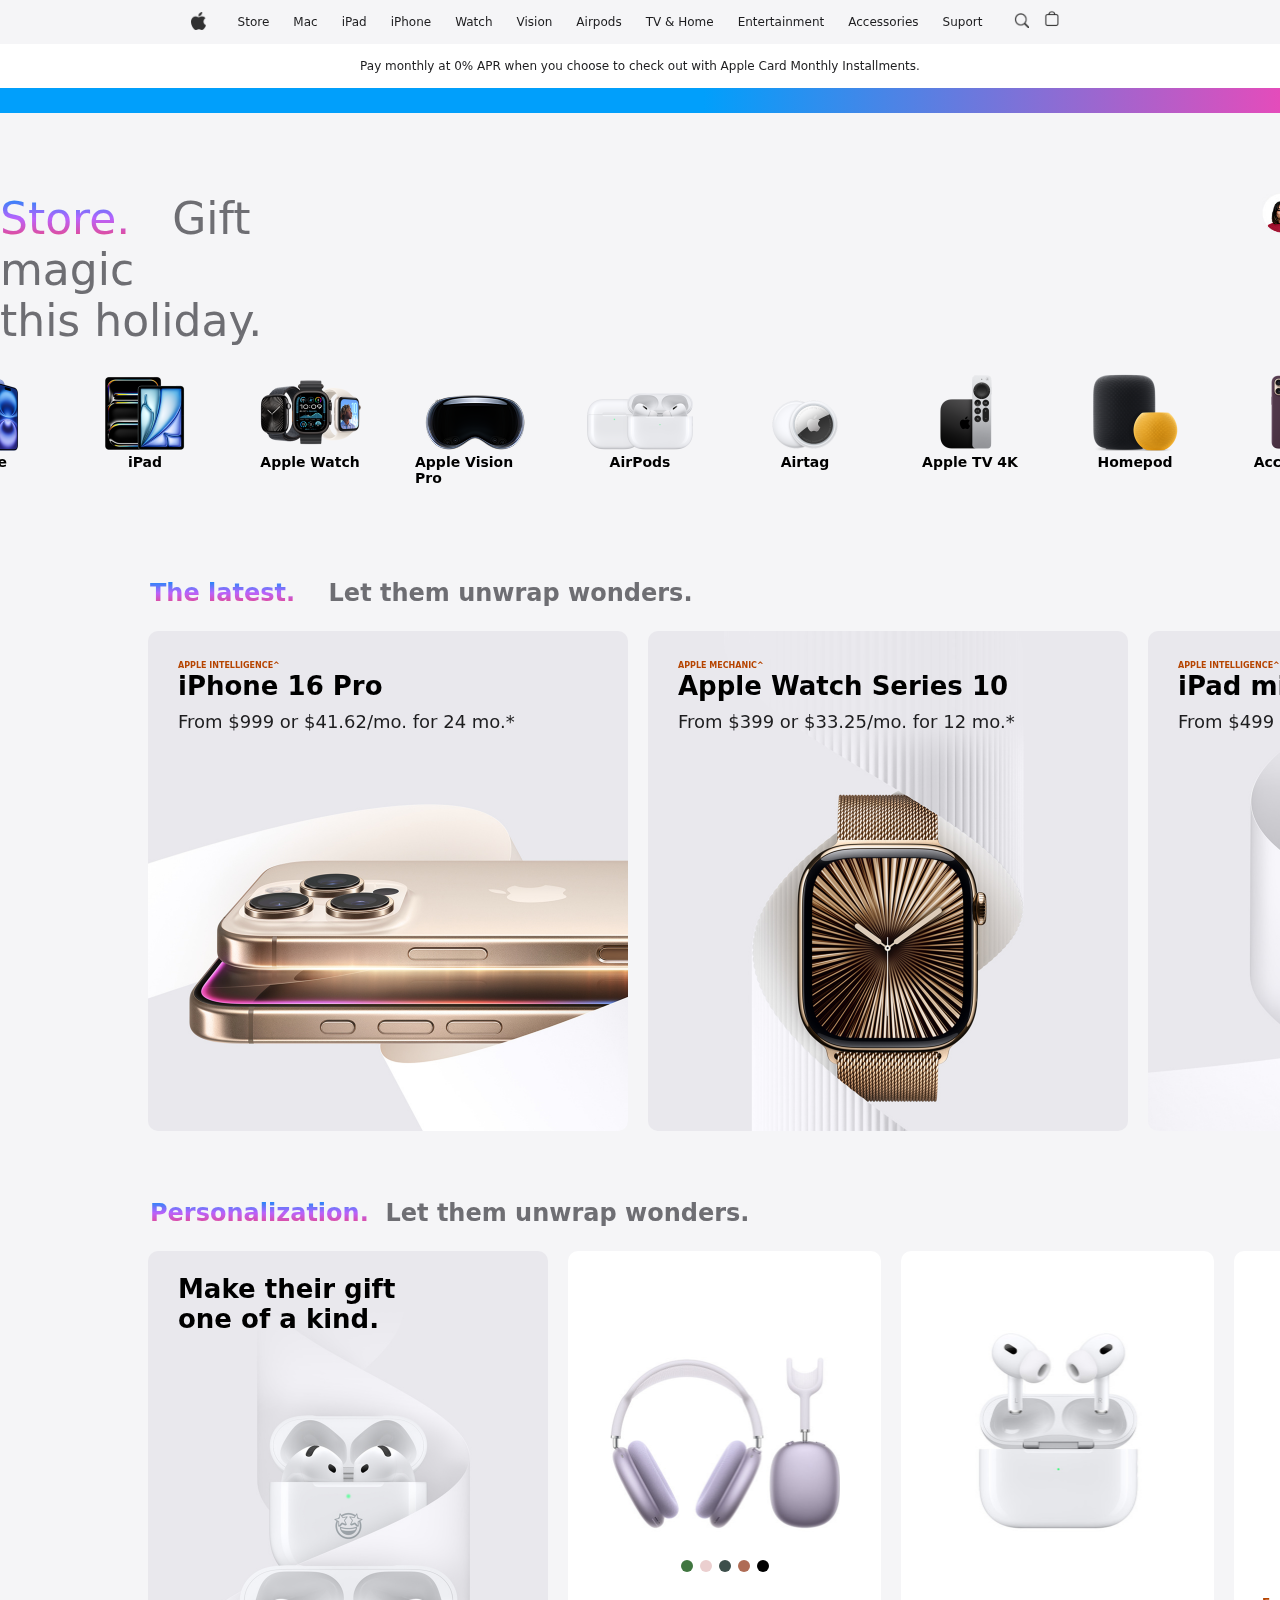
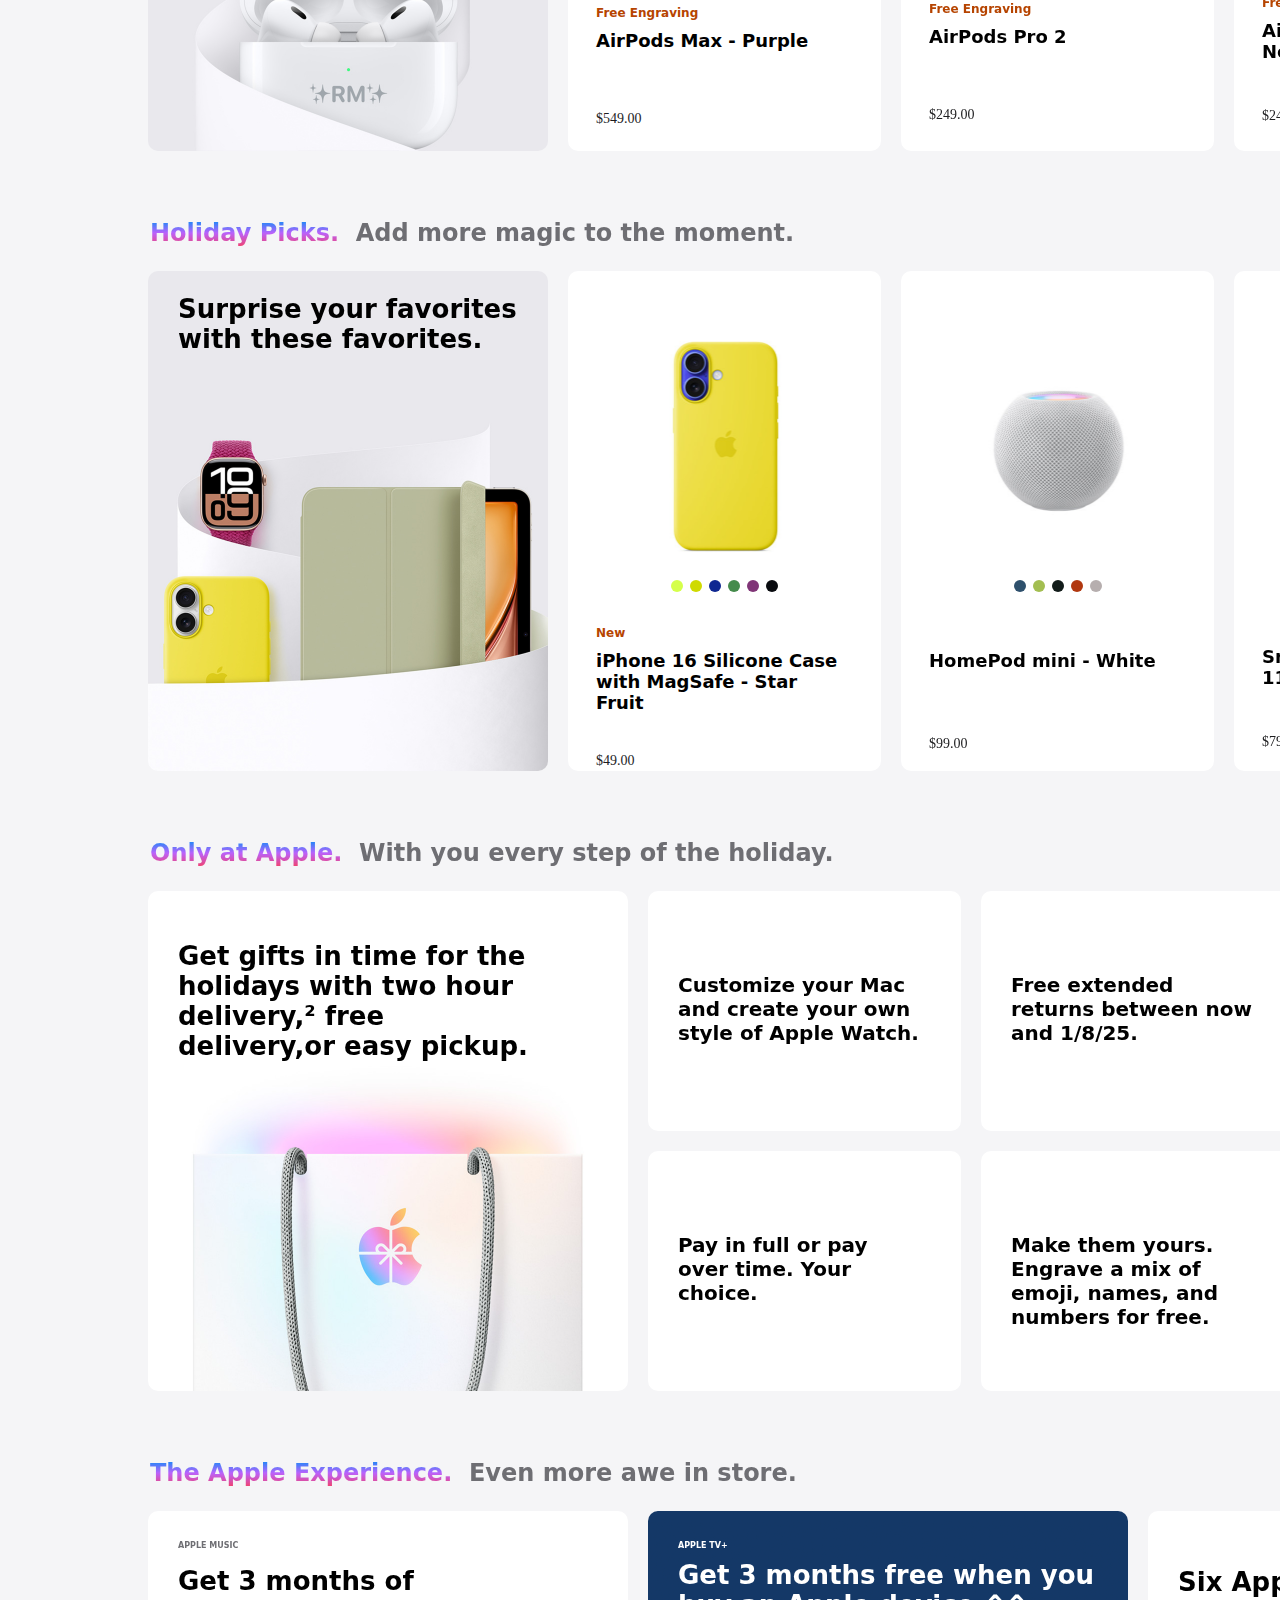
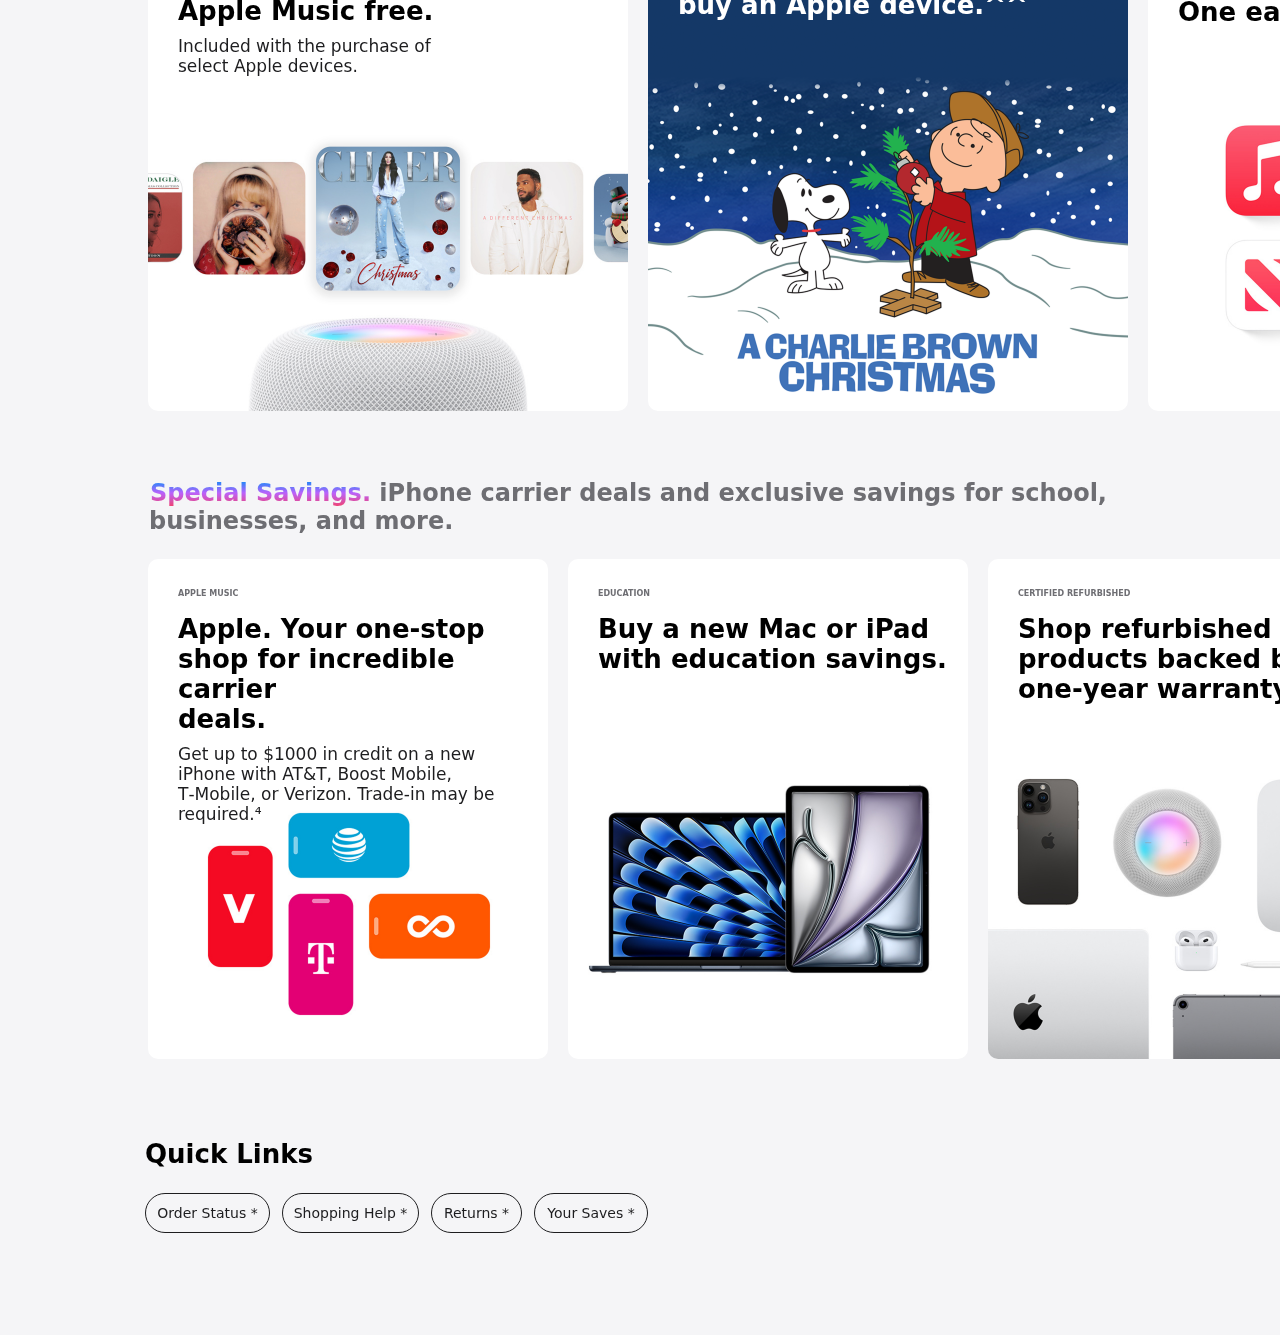
<file: index2.html>
<!DOCTYPE html>
<html lang="en">
  <head>
    <meta charset="UTF-8" />
    <meta name="viewport" content="width=device-width, initial-scale=1.0" />
    <title>project21</title>
    <link rel="stylesheet" href="style22.css" />
  </head>
  <body style="margin: 0; background-color: #f5f5f7">
    <div class="back1 back2 back3">
      <a href="index.html">
        <button class="appleicon">
          <img
            src="orgiloo.png"
            alt="item"
            style="object-fit: cover"
            class="zuraag3"
          /></button
      ></a>
      <button class="text">Store</button>
      <button class="text">Mac</button>
      <button class="text">iPad</button>
      <button class="text">iPhone</button>
      <button class="text">Watch</button>
      <button class="text">Vision</button>
      <button class="text">Airpods</button>
      <button class="text">TV & Home</button>
      <button class="text">Entertainment</button>
      <button class="text">Accessories</button>
      <button class="text">Suport</button>

      <div class="slider">
        <button class="appleicon">
          <img
            src="orgil.png"
            alt="search"
            style="object-fit: cover"
            class="zuraag111"
          />
        </button>
        <a href="index.html"
          ><button class="appleicon">
            <img src="orig.png" alt="item" class="zuraag2" /></button></a
        ><a href="index2.html"
          ><button class="appleicon">
            <img src="hoerzuraas.png" alt="zuraas" class="zuraag" /></button
        ></a>
      </div>
    </div>

    <div class="back12 back11">
      <p class="text">
        Pay monthly at 0% APR when you choose to check out with Apple Card
        Monthly Installments.
      </p>
    </div>

    <div class="pda1"></div>

    <div class="harmaf">
      <div class="harmaf1">
        <p class="ongoguu">
          <span class="ongot"> Store.</span>&nbsp;&nbsp;&nbsp;Gift magic
          this holiday.
        </p>
        <div class="haagii">
          <div class="endoo">
            <img src="hudaldagch.png" alt="hudaldagch" class="huugiii" />
          </div>
          <div class="suldee">
            <p class="baayaa">Need shopping help?</p>
            <button class="deku">Ask a Specialist</button>
          </div>
          <div class="suldee suldee2">
            <p class="baayaa">Visit an Apple Store</p>
            <button class="deku">Find one near you ></button>
          </div>
        </div>
      </div>
    </div>
    <div class="ireedui">
      <div class="chija">
        <img src="store-card-13-mac-nav-202410.png" alt="Mac" class="ochko" />
        <p class="shaazgai">Mac</p>
      </div>
      <div class="chija">
        <img
          src="store-card-13-iphone-nav-202409_GEO_US.png"
          alt="iii"
          class="ochko"
        />
        <p class="shaazgai">iPhone</p>
      </div>
      <div class="chija">
        <img src="store-card-13-ipad-nav-202405.png" alt="iPad" class="ochko" />
        <p class="shaazgai">iPad</p>
      </div>
      <div class="chija">
        <img
          src="store-card-13-watch-nav-202409.png"
          alt="Watch"
          class="ochko"
        />
        <p class="shaazgai">Apple Watch</p>
      </div>
      <div class="chija">
        <img
          src="store-card-13-vision-pro-nav-202401.png"
          alt="Vision"
          class="ochko"
        />
        <p class="shaazgai">Apple Vision Pro</p>
      </div>
      <div class="chija">
        <img
          src="store-card-13-airpods-nav-202409.png"
          alt="Airpods"
          class="ochko"
        />
        <p class="shaazgai">AirPods</p>
      </div>
      <div class="chija">
        <img
          src="store-card-13-airtags-nav-202108.png"
          alt="airtag"
          class="ochko"
        />
        <p class="shaazgai">Airtag</p>
      </div>
      <div class="chija">
        <img
          src="store-card-13-appletv-nav-202210.png"
          alt="TV"
          class="ochko"
        />
        <p class="shaazgai">Apple TV 4K</p>
      </div>
      <div class="chija">
        <img
          src="store-card-13-homepod-nav-202301.png"
          alt="Home"
          class="ochko"
        />
        <p class="shaazgai">Homepod</p>
      </div>
      <div class="chija">
        <img
          src="store-card-13-accessories-nav-202409 (1).png"
          alt="Accessories"
          class="ochko"
        />
        <p class="shaazgai">Accessories</p>
      </div>
      <div class="chija">
        <img
          src="store-card-13-holiday-giftcards-asit-agc-nav-202111 (1).png"
          alt="Gift"
          class="ochko"
        />
        <p class="shaazgai">Apple Gift Card</p>
      </div>
    </div>
    <div class="eba">
      <p class="ebo">
        <span class="ebo1 ebo">The latest.</span>&nbsp;&nbsp;&nbsp; Let them
        unwrap wonders.
      </p>
      <div class="haryaa">
        <div class="harkue">
          <img src="utas.png" alt="utas" class="esui" />
          <p class="daalaa1">APPLE INTELLIGENCE^</p>
          <span class="daalaa2">iPhone 16 Pro</span>
          <span class="daalaa3">From $999 or $41.62/mo. for 24 mo.*</span>
        </div>

        <div class="harkue">
          <img src="tsag.png" alt="tsag" class="esui" />
          <p class="daalaa1">APPLE MECHANIC^</p>
          <span class="daalaa2">Apple Watch Series 10</span>
          <span class="daalaa3">From $399 or $33.25/mo. for 12 mo.*</span>
        </div>

        <div class="harkue">
          <img src="zigzag.png" alt="zigzag" class="esui" />
          <p class="daalaa1">APPLE INTELLIGENCE^</p>
          <span class="daalaa2">iPad mini</span>
          <span class="daalaa3">From $499 or $41.58/mo. for 12 mo.*</span>
        </div>
        <div class="harkue">
          <img src="harkaaw.png" alt="harkaaw" class="esui" />
          <p class="daalaa1">APPLE INTELLIGENCE^</p>
          <span class="daalaa2">MacBook Pro</span>
          <span class="daalaa3">From $1599 or $133.25/mo. for 36 mo.*</span>
        </div>
        <div class="harkue">
          <img src="hartsag.png" alt="hartsag" class="esui" />
          <p class="daalaa1">New finish. Never quit</p>
          <span class="daalaa2" style="color: white">Apple Watch Ultra 2</span>
          <span class="daalaa3" style="color: white"
            >From $799 or $6658/mo. for 12 mo.*</span
          >
        </div>
      </div>
    </div>
    <div class="eba">
      <p class="ebo">
        <span class="ebo1 ebo">Personalization.</span>&nbsp; Let them
        unwrap wonders.
      </p>
      <div class="haryaa">
        <div class="haraldii2">
          <img src="ehlel.png" alt="ehlel" class="esui3" />
          <p class="oooo">
            Make their gift <br />
            one of a kind.
          </p>
        </div>
        <div class="haraldii">
          <img src="max.png" alt="max" class="esui2" />
          <div class="joo">
            <div class="jojo" style="background-color: rgb(64, 118, 64)"></div>
            <div
              class="jojo"
              style="background-color: rgb(235, 207, 207)"
            ></div>
            <div class="jojo" style="background-color: rgb(61, 79, 75)"></div>
            <div class="jojo" style="background-color: rgb(175, 108, 85)"></div>
            <div class="jojo" style="background-color: rgb(0, 0, 0)"></div>
          </div>
          <div class="novsh">
            <p class="hamar1">Free Engraving</p>
            <span class="hamar2">AirPods Max - Purple</span>
            <span class="hamar3">$549.00</span>
          </div>
        </div>
        <div class="haraldii">
          <img src="pro2.png" alt="pro2" class="esui2" />
          <div class="novsh">
            <p class="hamaar1">Free Engraving</p>
            <span class="hamaar2">AirPods Pro 2</span>
            <span class="hamaar3">$249.00</span>
          </div>
        </div>
        <div class="haraldii">
          <img src="pto4.png" alt="pto4" class="esui2" />
          <div class="novsh">
            <p class="hamaar1" style="padding-top: 50px">Free Engraving</p>
            <span class="hamaar2"
              >AirPods 4 with Active Noise Cancellation</span
            >
            <span class="hamaar3" style="padding-top: 46px">$249.00</span>
          </div>
        </div>
        <div class="haraldii">
          <img src="MX2D3.png" alt="bal" class="esui2" />
          <div class="novsh">
            <p class="hamaar1" style="padding-top: 45px">New</p>
            <span class="hamaar2">Apple Pencil Pro</span>
            <span class="hamaar3" style="padding-top: 70px">$49.00</span>
          </div>
        </div>
        <div class="haraldii">
          <img src="iphonee.png" alt="eeii" class="esui2" />
          <div class="novsh">
            <p class="hamaar1" style="padding-top: 45px">Free Engraving</p>
            <span class="hamaar2">AirPods Pro 2</span>
            <span class="hamaar3" style="padding-top: 70px">$249.00</span>
          </div>
        </div>
        <div class="haraldii">
          <img src="harsogii.png" alt="haagii" class="esui2" />
          <div class="novsh">
            <p class="hamaar1" style="padding-top: 45px">Free Engraving</p>
            <span class="hamaar2">AirPods Pro 2</span>
            <span class="hamaar3" style="padding-top: 70px">$249.00</span>
          </div>
        </div>
      </div>
    </div>
    <div class="eba">
      <p class="ebo">
        <span class="ebo1 ebo">Holiday Picks.</span>&nbsp; Add more magic to the
        moment.
      </p>
      <div class="haryaa">
        <div class="haraldii2">
          <img src="ongoroo.png" alt="ongoroo" class="esui3" />
          <p class="oooo">Surprise your favorites with these favorites.</p>
        </div>
        <div class="haraldii">
          <img src="hoershar.png" alt="hoer" class="esui2" />
          <div class="joo">
            <div class="jojo" style="background-color: rgb(213, 255, 75)"></div>
            <div class="jojo" style="background-color: rgb(207, 218, 0)"></div>
            <div class="jojo" style="background-color: rgb(15, 39, 145)"></div>
            <div class="jojo" style="background-color: rgb(69, 139, 76)"></div>
            <div class="jojo" style="background-color: rgb(128, 53, 119)"></div>
            <div class="jojo" style="background-color: rgb(9, 11, 15)"></div>
          </div>
          <div class="novsh">
            <p class="hamar1">New</p>
            <span class="hamar2"
              >iPhone 16 Silicone Case with MagSafe - Star Fruit</span
            >
            <span class="hamar3" style="padding-top: 40px">$49.00</span>
          </div>
        </div>
        <div class="haraldii">
          <img src="speaker.png" alt="speaker" class="esui2" />
          <div class="joo">
            <div class="jojo" style="background-color: rgb(46, 80, 108)"></div>
            <div class="jojo" style="background-color: rgb(163, 190, 81)"></div>
            <div class="jojo" style="background-color: rgb(18, 28, 26)"></div>
            <div class="jojo" style="background-color: rgb(177, 56, 16)"></div>
            <div
              class="jojo"
              style="background-color: rgb(182, 174, 174)"
            ></div>
          </div>
          <div class="novsh">
            <span class="hamar2" style="padding-top: 44px"
              >HomePod mini - White</span
            >
            <span class="hamar3" style="padding-top: 64.5px">$99.00</span>
          </div>
        </div>
        <div class="haraldii">
          <img src="chanogoon.png" alt="chanogoon" class="esui2" />
          <div class="joo">
            <div class="jojo" style="background-color: rgb(131, 89, 107)"></div>
            <div
              class="jojo"
              style="background-color: rgb(235, 207, 207)"
            ></div>
            <div class="jojo" style="background-color: rgb(61, 79, 75)"></div>
            <div class="jojo" style="background-color: rgb(175, 108, 85)"></div>
          </div>
          <div class="novsh">
            <span class="hamar2" style="padding-top: 39.5px"
              >Smart Folio for iPad Air 11 - inch (M2) - Sage</span
            >
            <span class="hamar3" style="padding-top: 46.5px">$79.00</span>
          </div>
        </div>
        <div class="haraldii">
          <img src="tseegii.png" alt="tseegii" class="esui2" />
          <div class="joo">
            <div class="jojo" style="background-color: rgb(61, 79, 75)"></div>
            <div class="jojo" style="background-color: rgb(175, 108, 85)"></div>
            <div class="jojo" style="background-color: rgb(0, 0, 0)"></div>
          </div>
          <div class="novsh">
            <p class="hamar1" style="padding-top: 13px">New</p>
            <span class="hamar2" style="padding-top: 8px"
              >Beats Solo 4 - On-Ear Wireless Headphones - Slate Blue</span
            >
            <span class="hamar3" style="padding-top: 32px">$79.00</span>
          </div>
        </div>
        <div class="haraldii">
          <img src="magic.png" alt="magic" class="esui2" />
          <div class="joo">
            <div
              class="jojo"
              style="background-color: rgb(210, 198, 194)"
            ></div>
            <div class="jojo" style="background-color: rgb(0, 0, 0)"></div>
          </div>
          <div class="novsh">
            <p class="hamar1" style="padding-top: 14px">Only at Apple</p>
            <span class="hamar2" style="padding-top: 6px">Magic Mouse</span>
            <span class="hamar3" style="padding-top: 77px">$149.00</span>
          </div>
        </div>
        <div class="haraldii">
          <img src="davhar.png" alt="davhar" class="esui2" />
          <div class="joo">
            <div class="jojo" style="background-color: rgb(64, 118, 64)"></div>
            <div
              class="jojo"
              style="background-color: rgb(235, 207, 207)"
            ></div>
            <div class="jojo" style="background-color: rgb(61, 79, 75)"></div>
            <div class="jojo" style="background-color: rgb(175, 108, 85)"></div>
            <div class="jojo" style="background-color: rgb(0, 0, 0)"></div>
          </div>
          <div class="novsh">
            <p class="hamar1" style="padding-top: 14px">Only at Apple</p>
            <span class="hamar2" style="padding-top: 6px"
              >Satechi Magnetic Wallet Stand (MagSafe compatible) - Deep
              Purple/Teal</span
            >
            <span class="hamar3" style="padding-top: 35px">$39.95</span>
          </div>
        </div>
      </div>
    </div>
    <div class="eba">
      <p class="ebo">
        <span class="ebo1 ebo">Only at Apple.</span>&nbsp;&nbsp;With you every
        step of the holiday.
      </p>
      <div class="haryaa">
        <div class="harkue">
          <img src="tsunh.png" alt="tsunh" class="esui" />

          <p class="daalaa2" style="padding-top: 50px; padding-left: 30px">
            Get gifts in time for the <br />
            holidays with two hour <br />
            delivery,² free <br />
            delivery,or easy pickup.
          </p>
        </div>

        <div class="gachin1">
          <div class="gachin11">
            <span class="daalaa2" style="font-size: 20px; padding-top: 82px"
              >Customize your Mac <br />
              and create your own <br />
              style of Apple Watch.
            </span>
          </div>
          <div class="gachin11">
            <span class="daalaa2" style="font-size: 20px; padding-top: 82px"
              >Pay in full or pay <br />
              over time. Your <br />
              choice.
            </span>
          </div>
        </div>

        <div class="gachin1">
          <div class="gachin11">
            <span class="daalaa2" style="font-size: 20px; padding-top: 82px"
              >Free extended <br />
              returns between now <br />
              and 1/8/25.
            </span>
          </div>
          <div class="gachin11">
            <span class="daalaa2" style="font-size: 20px; padding-top: 82px"
              >Make them yours. <br />
              Engrave a mix of <br />
              emoji, names, and <br />
              numbers for free.
            </span>
          </div>
        </div>
        <div class="harkue">
          <img src="garuud.png" alt="tsag" class="esui" />
          <p class="daalaa1" style="color: #6e6e73; padding-bottom: 9px">
            APPLE TRADE IN
          </p>
          <span class="daalaa2"
            >Trade in your current <br />
            device. Get credit toward a <br />
            new one.³</span
          >
        </div>

        <div class="harkue">
          <img src="chichi.png" alt="chichi" class="esui" />
          <p class="daalaa1" style="color: #6e6e73; padding-bottom: 9px">
            Free Engraving
          </p>
          <span class="daalaa2">Make them yours.</span>
          <span class="daalaa3" style="font-size: 22px"
            >Engrave a mixof emoji, names, <br />
            and numbers for free.
          </span>
        </div>
        <div class="harkue">
          <img src="avganar.png" alt="avganar" class="esui" />

          <span
            class="daalaa2"
            style="color: black; padding-top: 50px; padding-left: 30px"
            >Apple Music Student Plan <br />
            comes with Apple+ <br />
            for free.^^</span
          >
          <span class="daalaa3" style="color: black"
            >Special student rate available.</span
          >
        </div>
      </div>
    </div>

    <div class="eba">
      <p class="ebo">
        <span class="ebo1 ebo">The Apple Experience.</span>&nbsp;&nbsp;Even more
        awe in store.
      </p>
      <div class="haryaa">
        <div class="harkue">
          <img src="ukana.png" alt="ukana1" class="esui" />
          <p class="daalaa1" style="color: #6e6e73; padding-bottom: 9px">
            APPLE MUSIC
          </p>

          <p class="daalaa2" style="padding-top: 7px; padding-left: 30px">
            Get 3 months of <br />
            Apple Music free.
          </p>
          <span class="daalaa3" style="font-size: 17px"
            >Included with the purchase of <br />
            select Apple devices.
          </span>
        </div>

        <div class="harkue">
          <img src="ukana2.png" alt="ukana2" class="esui" />
          <p class="daalaa1" style="color: #ffffff; padding-bottom: 9px">
            APPLE TV+
          </p>
          <span class="daalaa2" style="color: #ffffff">
            Get 3 months free when you <br />
            buy an Apple device.^^
          </span>
        </div>

        <div class="harkue">
          <img src="ukana3.png" alt="ukana3" class="esui" />

          <span class="daalaa2" style="padding-top: 56px"
            >Six Apple services. <br />
            One easy subscription.
          </span>
        </div>

        <div class="harkue">
          <img src="ukana4.png" alt="ukana4" class="esui" />
          <p
            class="daalaa1"
            style="color: #6e6e73; padding-bottom: 5px; font-size: 12px"
          >
            iCloud+
          </p>
          <span class="daalaa2"
            >Get the storage you need <br />
            and the privacy you <br />
            deserve. Upgrade your <br />
            plan today.***</span
          >
        </div>
        <div class="harkue">
          <img src="ukana5.png" alt="ukana5" class="esui" />
          <p
            class="daalaa1"
            style="color: #6e6e73; padding-bottom: 5px; font-size: 12px"
          >
            TODAY AT APPLE
          </p>

          <span
            class="daalaa2"
            style="color: black; padding-top: 5px; padding-left: 30px"
            >Explore Apple Intelligence</span
          >
          <span class="daalaa3" style="color: #1d1d1f"
            >Come try it for yourself in a free session at <br />
            the Apple Store</span
          >
        </div>
      </div>
    </div>
    <div class="eba" style="height: 600px">
      <p class="ebo">
        <span class="ebo1 ebo">Special Savings.</span>&nbsp;iPhone carrier deals
        and exclusive savings for school,<br />
        <span style="padding-left: 74px"> businesses, and more.</span>
      </p>
      <div class="haryaa">
        <div class="harkue77">
          <img src="v.png" alt="v1" class="harkue78" />
          <p class="daalaa1" style="color: #6e6e73; padding-bottom: 9px">
            APPLE MUSIC
          </p>
          <p class="daalaa2" style="padding-top: 7px; padding-left: 30px">
            Apple. Your one‑stop <br />
            shop for incredible carrier <br />
            deals.
          </p>
          <span class="daalaa3" style="font-size: 17px"
            >Get up to $1000 in credit on a new <br />
            iPhone with AT&T, Boost Mobile, <br />
            T‑Mobile, or Verizon. Trade‑in may be <br />
            required.⁴
          </span>
        </div>

        <div class="harkue77">
          <img src="v2.png" alt="v2" class="harkue78" />
          <p class="daalaa1" style="color: #6e6e73; padding-bottom: 9px">
            EDUCATION
          </p>
          <p class="daalaa2" style="padding-top: 7px; padding-left: 30px">
            Buy a new Mac or iPad <br />
            with education savings.
          </p>
        </div>
        <div class="harkue77">
          <img src="v3.png" alt="v3" class="harkue78" />
          <p class="daalaa1" style="color: #6e6e73; padding-bottom: 9px">
            CERTIFIED REFURBISHED
          </p>
          <p class="daalaa2" style="padding-top: 7px; padding-left: 30px">
            Shop refurbished Apple <br />
            products backed by a <br />
            one‑year warranty.
          </p>
        </div>
        <div class="harkue77">
          <img src="v5.png" alt="v5" class="harkue78" />
          <p class="daalaa1" style="color: #6e6e73; padding-bottom: 9px">
            APPLE EDUCATION COMMUNITY
          </p>
          <p class="daalaa2" style="padding-top: 7px; padding-left: 30px">
            Empowering teachers to <br />
            insoire students.
          </p>
          <span class="daalaa3" style="font-size: 17px"
            >Get free resources and fresh ideas for <br />
            teaching with Apple.
          </span>
        </div>
        <div class="harkue77">
          <img src="v4.png" alt="v4" class="harkue78" />
          <p class="daalaa1" style="color: #6e6e73; padding-bottom: 9px">
            BUSINESS
          </p>
          <p
            class="daalaa2"
            style="padding-top: 7px; padding-left: 30px; color: #ffffff"
          >
            From enterprise to <br />
            small business, we’ll <br />
            work with you.
          </p>
        </div>
        <div class="harkue77">
          <img src="v6.png" alt="v6" class="harkue78" />
          <p class="daalaa1" style="color: #ffffff; padding-bottom: 9px">
            APPLE FOR COLLEGE
          </p>
          <p
            class="daalaa2"
            style="padding-top: 7px; padding-left: 30px; color: #ffffff"
          >
            Best in class. <br />
            In college and beyond.
          </p>
          <span class="daalaa3" style="font-size: 17px; color: #ffffff"
            >Crush any field of study or side project with <br />
            Mac and iPad.
          </span>
        </div>
      </div>
    </div>
    <div class="ebara">
      <p class="papa">Quick Links</p>
      <div class="para">
        <button class="babara">Order Status *</button>
        <button class="babara" style="width: 137px">Shopping Help *</button>
        <button class="babara" style="width: 91px">Returns *</button>
        <button class="babara" style="width: 114px">Your Saves *</button>
      </div>
    </div>
  </body>
</html>
</file>
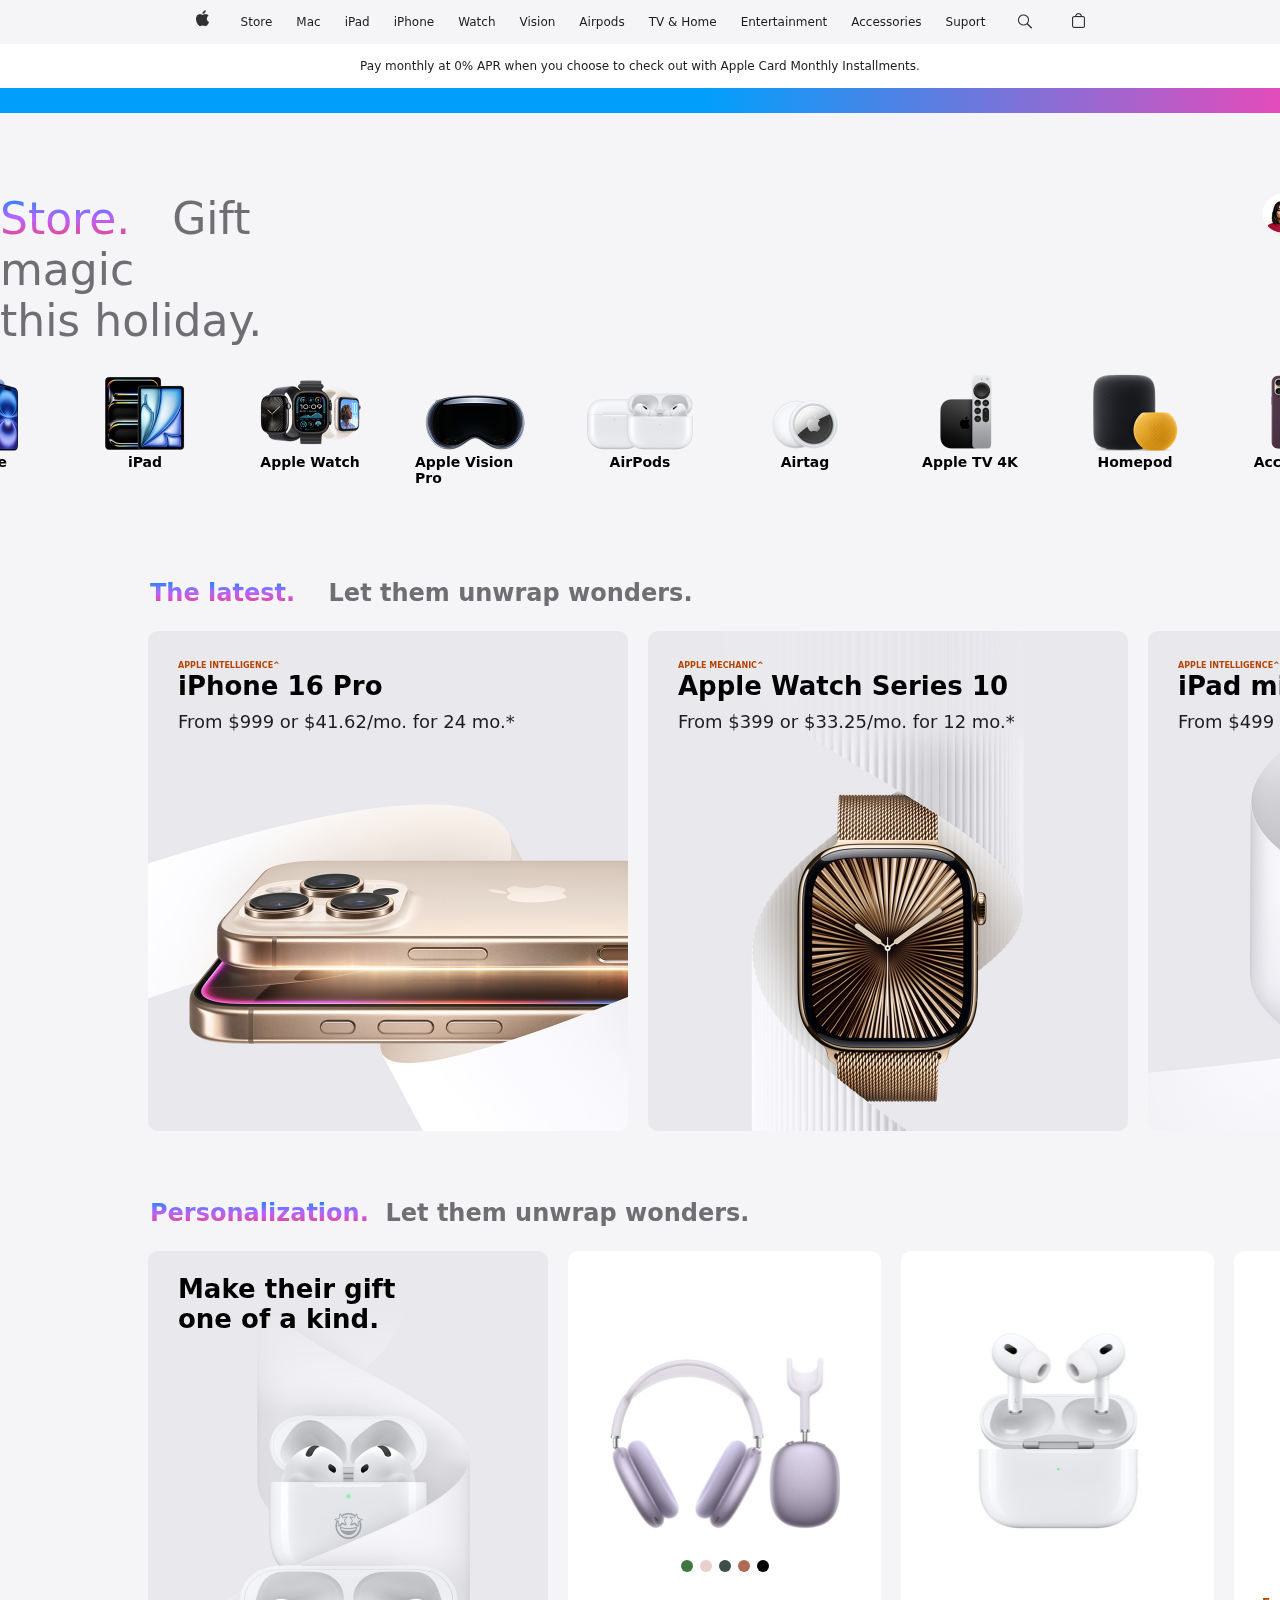
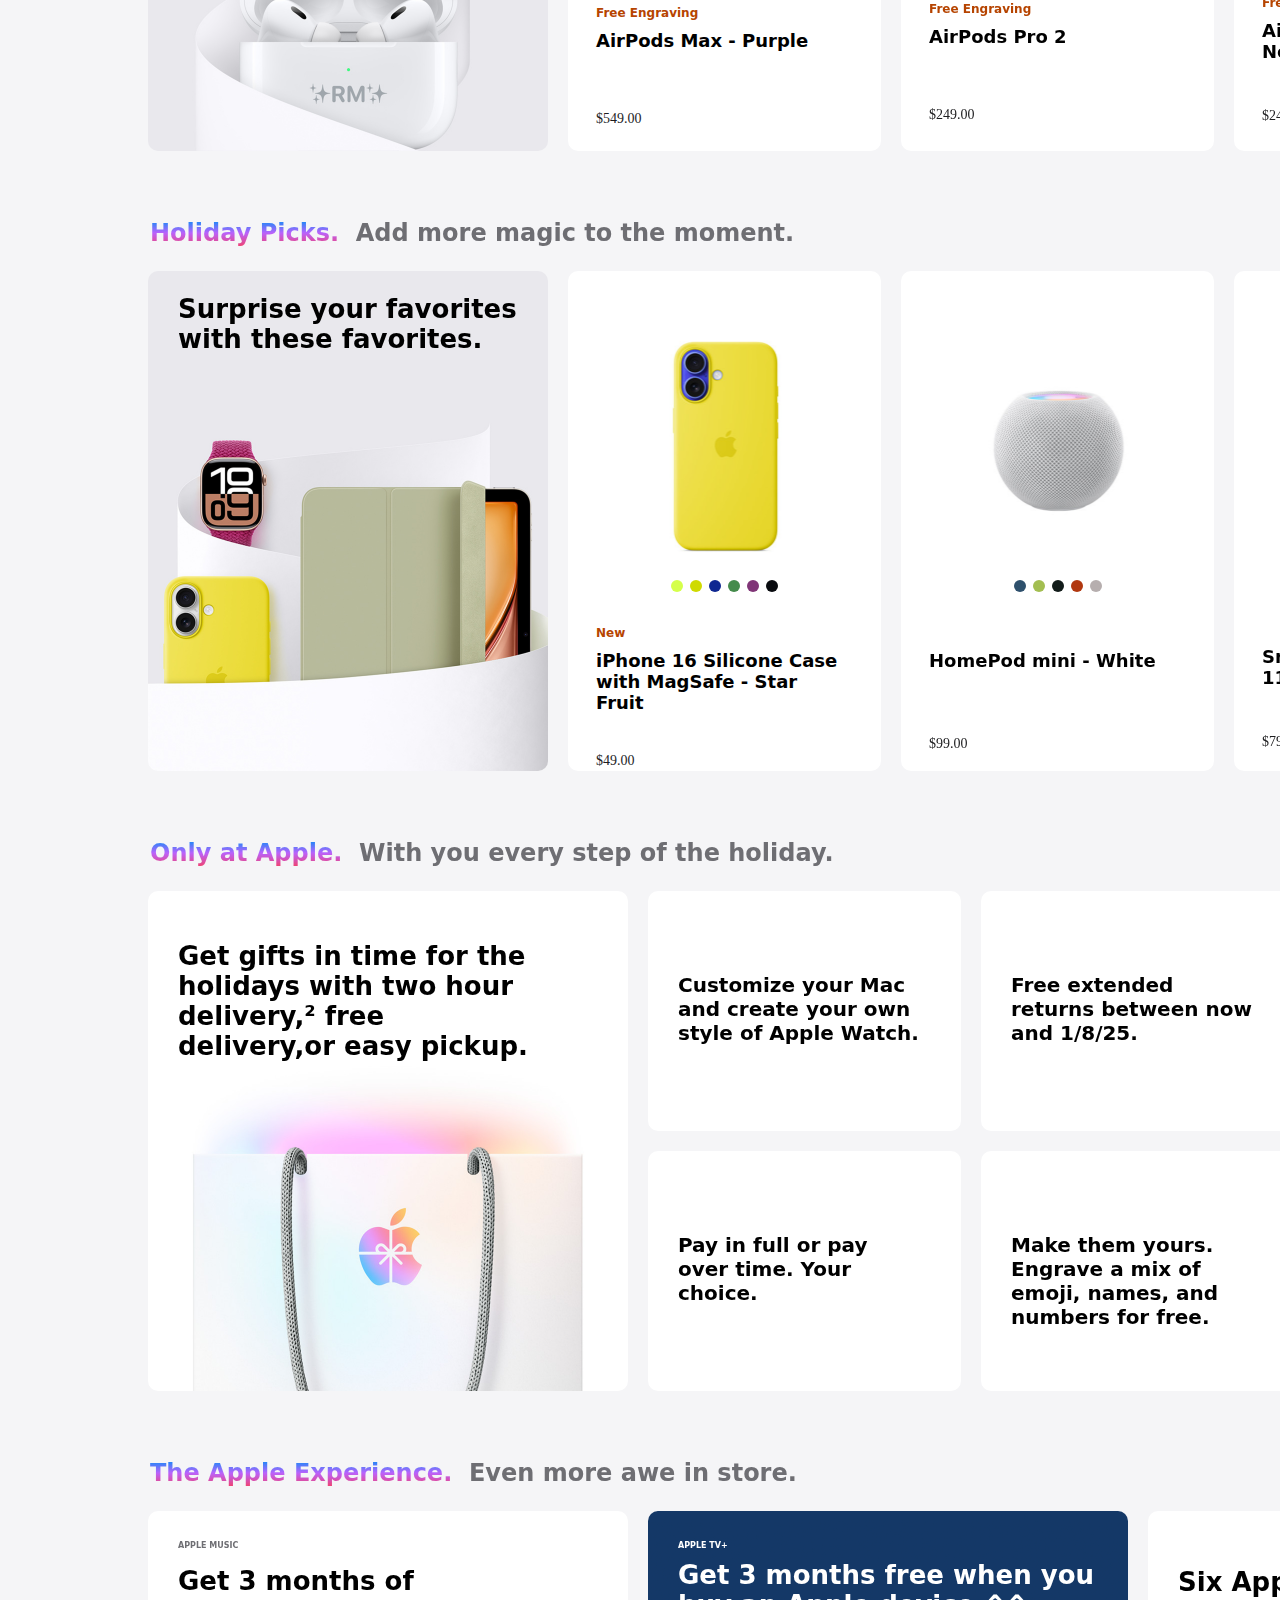
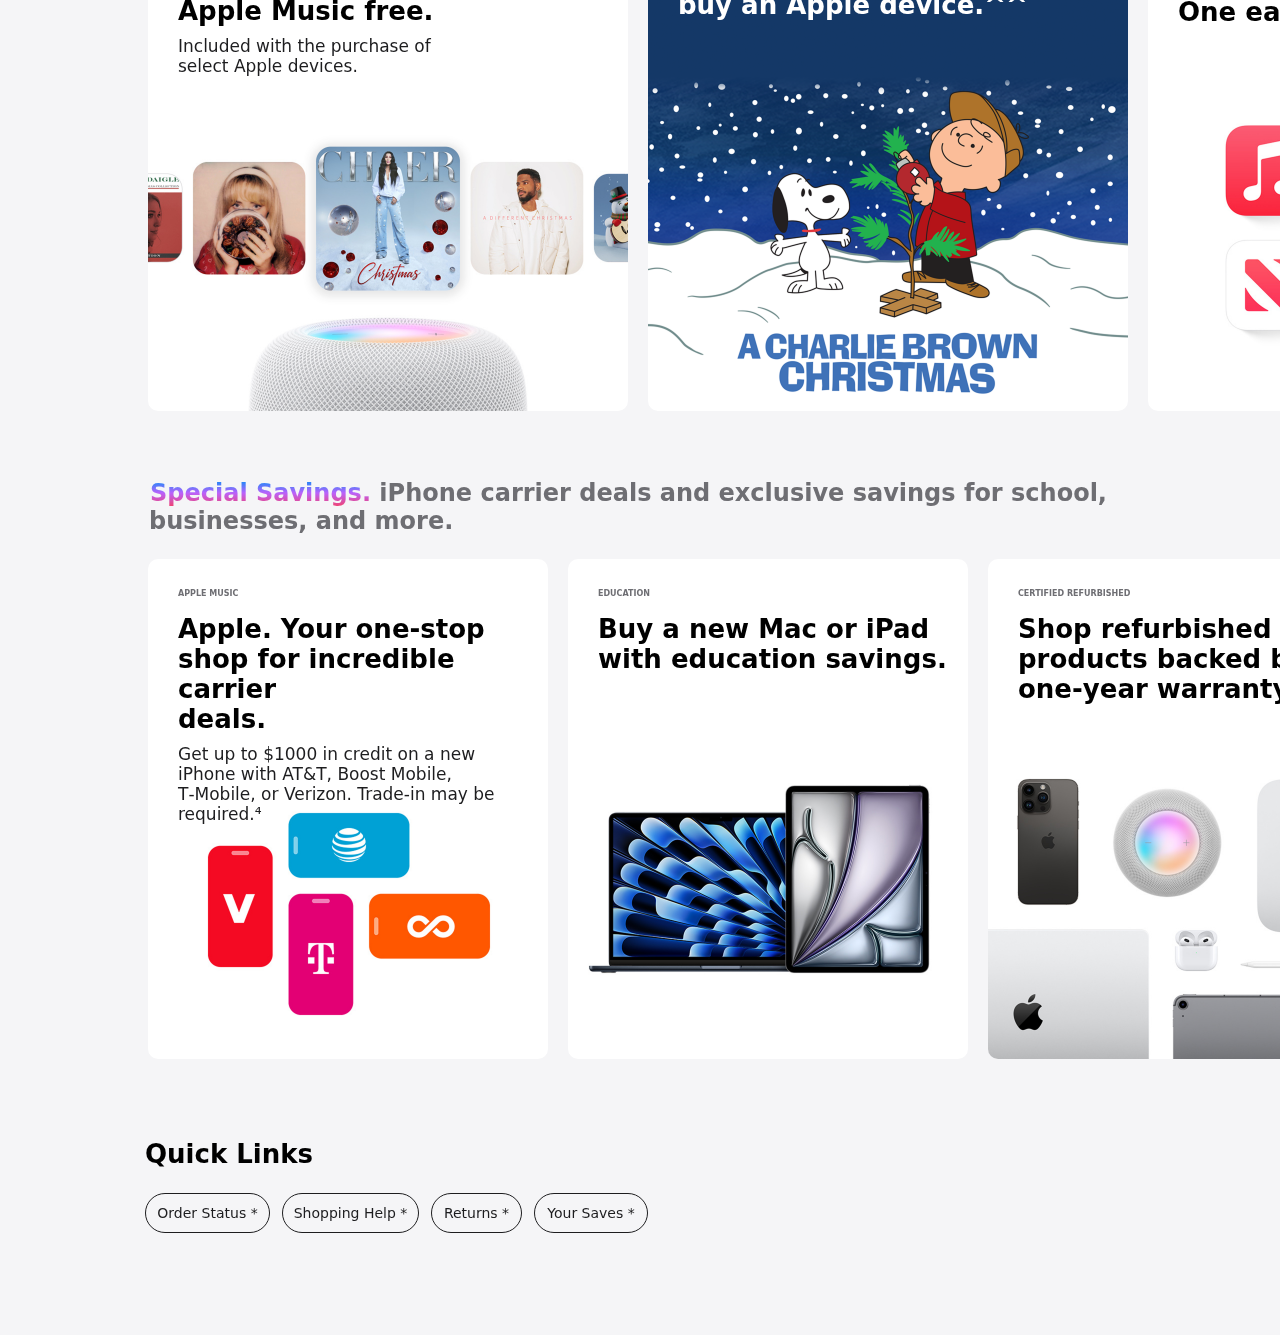
<file: project21.html>
<!DOCTYPE html>
<html lang="en">
  <head>
    <meta charset="UTF-8" />
    <meta name="viewport" content="width=device-width, initial-scale=1.0" />
    <title>project21</title>
    <link rel="stylesheet" href="style22.css" />
  </head>
  <body style="margin: 0; background-color: #f5f5f7">
    <div class="back1 back2 back3">
      <a href="project2.html">
        <button class="appleicon">
          <img
            src="Item → Link - Apple (1).png"
            alt="item"
            style="object-fit: cover"
          /></button
      ></a>
      <button class="text">Store</button>
      <button class="text">Mac</button>
      <button class="text">iPad</button>
      <button class="text">iPhone</button>
      <button class="text">Watch</button>
      <button class="text">Vision</button>
      <button class="text">Airpods</button>
      <button class="text">TV & Home</button>
      <button class="text">Entertainment</button>
      <button class="text">Accessories</button>
      <button class="text">Suport</button>
      <button class="appleicon">
        <img
          src="Item → Button - Search apple.com.png"
          alt="search"
          style="object-fit: cover"
        />
      </button>
      <button class="appleicon"><img src="Item.png" alt="item" /></button>
    </div>

    <div class="back12 back11">
      <p class="text">
        Pay monthly at 0% APR when you choose to check out with Apple Card
        Monthly Installments.
      </p>
    </div>

    <div class="pda1"></div>

    <div class="harmaf">
      <div class="harmaf1">
        <p class="ongoguu">
          <span class="ongot"> Store.</span>&nbsp;&nbsp;&nbsp;Gift magic
          this holiday.
        </p>
        <div class="haagii">
          <div class="endoo">
            <img src="hudaldagch.png" alt="hudaldagch" class="huugiii" />
          </div>
          <div class="suldee">
            <p class="baayaa">Need shopping help?</p>
            <button class="deku">Ask a Specialist</button>
          </div>
          <div class="suldee suldee2">
            <p class="baayaa">Visit an Apple Store</p>
            <button class="deku">Find one near you ></button>
          </div>
        </div>
      </div>
    </div>
    <div class="ireedui">
      <div class="chija">
        <img src="store-card-13-mac-nav-202410.png" alt="Mac" class="ochko" />
        <p class="shaazgai">Mac</p>
      </div>
      <div class="chija">
        <img
          src="store-card-13-iphone-nav-202409_GEO_US.png"
          alt="iii"
          class="ochko"
        />
        <p class="shaazgai">iPhone</p>
      </div>
      <div class="chija">
        <img src="store-card-13-ipad-nav-202405.png" alt="iPad" class="ochko" />
        <p class="shaazgai">iPad</p>
      </div>
      <div class="chija">
        <img
          src="store-card-13-watch-nav-202409.png"
          alt="Watch"
          class="ochko"
        />
        <p class="shaazgai">Apple Watch</p>
      </div>
      <div class="chija">
        <img
          src="store-card-13-vision-pro-nav-202401.png"
          alt="Vision"
          class="ochko"
        />
        <p class="shaazgai">Apple Vision Pro</p>
      </div>
      <div class="chija">
        <img
          src="store-card-13-airpods-nav-202409.png"
          alt="Airpods"
          class="ochko"
        />
        <p class="shaazgai">AirPods</p>
      </div>
      <div class="chija">
        <img
          src="store-card-13-airtags-nav-202108.png"
          alt="airtag"
          class="ochko"
        />
        <p class="shaazgai">Airtag</p>
      </div>
      <div class="chija">
        <img
          src="store-card-13-appletv-nav-202210.png"
          alt="TV"
          class="ochko"
        />
        <p class="shaazgai">Apple TV 4K</p>
      </div>
      <div class="chija">
        <img
          src="store-card-13-homepod-nav-202301.png"
          alt="Home"
          class="ochko"
        />
        <p class="shaazgai">Homepod</p>
      </div>
      <div class="chija">
        <img
          src="store-card-13-accessories-nav-202409 (1).png"
          alt="Accessories"
          class="ochko"
        />
        <p class="shaazgai">Accessories</p>
      </div>
      <div class="chija">
        <img
          src="store-card-13-holiday-giftcards-asit-agc-nav-202111 (1).png"
          alt="Gift"
          class="ochko"
        />
        <p class="shaazgai">Apple Gift Card</p>
      </div>
    </div>
    <div class="eba">
      <p class="ebo">
        <span class="ebo1 ebo">The latest.</span>&nbsp;&nbsp;&nbsp; Let them
        unwrap wonders.
      </p>
      <div class="haryaa">
        <div class="harkue">
          <img src="utas.png" alt="utas" class="esui" />
          <p class="daalaa1">APPLE INTELLIGENCE^</p>
          <span class="daalaa2">iPhone 16 Pro</span>
          <span class="daalaa3">From $999 or $41.62/mo. for 24 mo.*</span>
        </div>

        <div class="harkue">
          <img src="tsag.png" alt="tsag" class="esui" />
          <p class="daalaa1">APPLE MECHANIC^</p>
          <span class="daalaa2">Apple Watch Series 10</span>
          <span class="daalaa3">From $399 or $33.25/mo. for 12 mo.*</span>
        </div>

        <div class="harkue">
          <img src="zigzag.png" alt="zigzag" class="esui" />
          <p class="daalaa1">APPLE INTELLIGENCE^</p>
          <span class="daalaa2">iPad mini</span>
          <span class="daalaa3">From $499 or $41.58/mo. for 12 mo.*</span>
        </div>
        <div class="harkue">
          <img src="harkaaw.png" alt="harkaaw" class="esui" />
          <p class="daalaa1">APPLE INTELLIGENCE^</p>
          <span class="daalaa2">MacBook Pro</span>
          <span class="daalaa3">From $1599 or $133.25/mo. for 36 mo.*</span>
        </div>
        <div class="harkue">
          <img src="hartsag.png" alt="hartsag" class="esui" />
          <p class="daalaa1">New finish. Never quit</p>
          <span class="daalaa2" style="color: white">Apple Watch Ultra 2</span>
          <span class="daalaa3" style="color: white"
            >From $799 or $6658/mo. for 12 mo.*</span
          >
        </div>
      </div>
    </div>
    <div class="eba">
      <p class="ebo">
        <span class="ebo1 ebo">Personalization.</span>&nbsp; Let them
        unwrap wonders.
      </p>
      <div class="haryaa">
        <div class="haraldii2">
          <img src="ehlel.png" alt="ehlel" class="esui3" />
          <p class="oooo">
            Make their gift <br />
            one of a kind.
          </p>
        </div>
        <div class="haraldii">
          <img src="max.png" alt="max" class="esui2" />
          <div class="joo">
            <div class="jojo" style="background-color: rgb(64, 118, 64)"></div>
            <div
              class="jojo"
              style="background-color: rgb(235, 207, 207)"
            ></div>
            <div class="jojo" style="background-color: rgb(61, 79, 75)"></div>
            <div class="jojo" style="background-color: rgb(175, 108, 85)"></div>
            <div class="jojo" style="background-color: rgb(0, 0, 0)"></div>
          </div>
          <div class="novsh">
            <p class="hamar1">Free Engraving</p>
            <span class="hamar2">AirPods Max - Purple</span>
            <span class="hamar3">$549.00</span>
          </div>
        </div>
        <div class="haraldii">
          <img src="pro2.png" alt="pro2" class="esui2" />
          <div class="novsh">
            <p class="hamaar1">Free Engraving</p>
            <span class="hamaar2">AirPods Pro 2</span>
            <span class="hamaar3">$249.00</span>
          </div>
        </div>
        <div class="haraldii">
          <img src="pto4.png" alt="pto4" class="esui2" />
          <div class="novsh">
            <p class="hamaar1" style="padding-top: 50px">Free Engraving</p>
            <span class="hamaar2"
              >AirPods 4 with Active Noise Cancellation</span
            >
            <span class="hamaar3" style="padding-top: 46px">$249.00</span>
          </div>
        </div>
        <div class="haraldii">
          <img src="MX2D3.png" alt="bal" class="esui2" />
          <div class="novsh">
            <p class="hamaar1" style="padding-top: 45px">New</p>
            <span class="hamaar2">Apple Pencil Pro</span>
            <span class="hamaar3" style="padding-top: 70px">$49.00</span>
          </div>
        </div>
        <div class="haraldii">
          <img src="iphonee.png" alt="eeii" class="esui2" />
          <div class="novsh">
            <p class="hamaar1" style="padding-top: 45px">Free Engraving</p>
            <span class="hamaar2">AirPods Pro 2</span>
            <span class="hamaar3" style="padding-top: 70px">$249.00</span>
          </div>
        </div>
        <div class="haraldii">
          <img src="harsogii.png" alt="haagii" class="esui2" />
          <div class="novsh">
            <p class="hamaar1" style="padding-top: 45px">Free Engraving</p>
            <span class="hamaar2">AirPods Pro 2</span>
            <span class="hamaar3" style="padding-top: 70px">$249.00</span>
          </div>
        </div>
      </div>
    </div>
    <div class="eba">
      <p class="ebo">
        <span class="ebo1 ebo">Holiday Picks.</span>&nbsp; Add more magic to the
        moment.
      </p>
      <div class="haryaa">
        <div class="haraldii2">
          <img src="ongoroo.png" alt="ongoroo" class="esui3" />
          <p class="oooo">Surprise your favorites with these favorites.</p>
        </div>
        <div class="haraldii">
          <img src="hoershar.png" alt="hoer" class="esui2" />
          <div class="joo">
            <div class="jojo" style="background-color: rgb(213, 255, 75)"></div>
            <div class="jojo" style="background-color: rgb(207, 218, 0)"></div>
            <div class="jojo" style="background-color: rgb(15, 39, 145)"></div>
            <div class="jojo" style="background-color: rgb(69, 139, 76)"></div>
            <div class="jojo" style="background-color: rgb(128, 53, 119)"></div>
            <div class="jojo" style="background-color: rgb(9, 11, 15)"></div>
          </div>
          <div class="novsh">
            <p class="hamar1">New</p>
            <span class="hamar2"
              >iPhone 16 Silicone Case with MagSafe - Star Fruit</span
            >
            <span class="hamar3" style="padding-top: 40px">$49.00</span>
          </div>
        </div>
        <div class="haraldii">
          <img src="speaker.png" alt="speaker" class="esui2" />
          <div class="joo">
            <div class="jojo" style="background-color: rgb(46, 80, 108)"></div>
            <div class="jojo" style="background-color: rgb(163, 190, 81)"></div>
            <div class="jojo" style="background-color: rgb(18, 28, 26)"></div>
            <div class="jojo" style="background-color: rgb(177, 56, 16)"></div>
            <div
              class="jojo"
              style="background-color: rgb(182, 174, 174)"
            ></div>
          </div>
          <div class="novsh">
            <span class="hamar2" style="padding-top: 44px"
              >HomePod mini - White</span
            >
            <span class="hamar3" style="padding-top: 64.5px">$99.00</span>
          </div>
        </div>
        <div class="haraldii">
          <img src="chanogoon.png" alt="chanogoon" class="esui2" />
          <div class="joo">
            <div class="jojo" style="background-color: rgb(131, 89, 107)"></div>
            <div
              class="jojo"
              style="background-color: rgb(235, 207, 207)"
            ></div>
            <div class="jojo" style="background-color: rgb(61, 79, 75)"></div>
            <div class="jojo" style="background-color: rgb(175, 108, 85)"></div>
          </div>
          <div class="novsh">
            <span class="hamar2" style="padding-top: 39.5px"
              >Smart Folio for iPad Air 11 - inch (M2) - Sage</span
            >
            <span class="hamar3" style="padding-top: 46.5px">$79.00</span>
          </div>
        </div>
        <div class="haraldii">
          <img src="tseegii.png" alt="tseegii" class="esui2" />
          <div class="joo">
            <div class="jojo" style="background-color: rgb(61, 79, 75)"></div>
            <div class="jojo" style="background-color: rgb(175, 108, 85)"></div>
            <div class="jojo" style="background-color: rgb(0, 0, 0)"></div>
          </div>
          <div class="novsh">
            <p class="hamar1" style="padding-top: 13px">New</p>
            <span class="hamar2" style="padding-top: 8px"
              >Beats Solo 4 - On-Ear Wireless Headphones - Slate Blue</span
            >
            <span class="hamar3" style="padding-top: 32px">$79.00</span>
          </div>
        </div>
        <div class="haraldii">
          <img src="magic.png" alt="magic" class="esui2" />
          <div class="joo">
            <div
              class="jojo"
              style="background-color: rgb(210, 198, 194)"
            ></div>
            <div class="jojo" style="background-color: rgb(0, 0, 0)"></div>
          </div>
          <div class="novsh">
            <p class="hamar1" style="padding-top: 14px">Only at Apple</p>
            <span class="hamar2" style="padding-top: 6px">Magic Mouse</span>
            <span class="hamar3" style="padding-top: 77px">$149.00</span>
          </div>
        </div>
        <div class="haraldii">
          <img src="davhar.png" alt="davhar" class="esui2" />
          <div class="joo">
            <div class="jojo" style="background-color: rgb(64, 118, 64)"></div>
            <div
              class="jojo"
              style="background-color: rgb(235, 207, 207)"
            ></div>
            <div class="jojo" style="background-color: rgb(61, 79, 75)"></div>
            <div class="jojo" style="background-color: rgb(175, 108, 85)"></div>
            <div class="jojo" style="background-color: rgb(0, 0, 0)"></div>
          </div>
          <div class="novsh">
            <p class="hamar1" style="padding-top: 14px">Only at Apple</p>
            <span class="hamar2" style="padding-top: 6px"
              >Satechi Magnetic Wallet Stand (MagSafe compatible) - Deep
              Purple/Teal</span
            >
            <span class="hamar3" style="padding-top: 35px">$39.95</span>
          </div>
        </div>
      </div>
    </div>
    <div class="eba">
      <p class="ebo">
        <span class="ebo1 ebo">Only at Apple.</span>&nbsp;&nbsp;With you every
        step of the holiday.
      </p>
      <div class="haryaa">
        <div class="harkue">
          <img src="tsunh.png" alt="tsunh" class="esui" />

          <p class="daalaa2" style="padding-top: 50px; padding-left: 30px">
            Get gifts in time for the <br />
            holidays with two hour <br />
            delivery,² free <br />
            delivery,or easy pickup.
          </p>
        </div>

        <div class="gachin1">
          <div class="gachin11">
            <span class="daalaa2" style="font-size: 20px; padding-top: 82px"
              >Customize your Mac <br />
              and create your own <br />
              style of Apple Watch.
            </span>
          </div>
          <div class="gachin11">
            <span class="daalaa2" style="font-size: 20px; padding-top: 82px"
              >Pay in full or pay <br />
              over time. Your <br />
              choice.
            </span>
          </div>
        </div>

        <div class="gachin1">
          <div class="gachin11">
            <span class="daalaa2" style="font-size: 20px; padding-top: 82px"
              >Free extended <br />
              returns between now <br />
              and 1/8/25.
            </span>
          </div>
          <div class="gachin11">
            <span class="daalaa2" style="font-size: 20px; padding-top: 82px"
              >Make them yours. <br />
              Engrave a mix of <br />
              emoji, names, and <br />
              numbers for free.
            </span>
          </div>
        </div>
        <div class="harkue">
          <img src="garuud.png" alt="tsag" class="esui" />
          <p class="daalaa1" style="color: #6e6e73; padding-bottom: 9px">
            APPLE TRADE IN
          </p>
          <span class="daalaa2"
            >Trade in your current <br />
            device. Get credit toward a <br />
            new one.³</span
          >
        </div>

        <div class="harkue">
          <img src="chichi.png" alt="chichi" class="esui" />
          <p class="daalaa1" style="color: #6e6e73; padding-bottom: 9px">
            Free Engraving
          </p>
          <span class="daalaa2">Make them yours.</span>
          <span class="daalaa3" style="font-size: 22px"
            >Engrave a mixof emoji, names, <br />
            and numbers for free.
          </span>
        </div>
        <div class="harkue">
          <img src="avganar.png" alt="avganar" class="esui" />

          <span
            class="daalaa2"
            style="color: black; padding-top: 50px; padding-left: 30px"
            >Apple Music Student Plan <br />
            comes with Apple+ <br />
            for free.^^</span
          >
          <span class="daalaa3" style="color: black"
            >Special student rate available.</span
          >
        </div>
      </div>
    </div>

    <div class="eba">
      <p class="ebo">
        <span class="ebo1 ebo">The Apple Experience.</span>&nbsp;&nbsp;Even more
        awe in store.
      </p>
      <div class="haryaa">
        <div class="harkue">
          <img src="ukana.png" alt="ukana1" class="esui" />
          <p class="daalaa1" style="color: #6e6e73; padding-bottom: 9px">
            APPLE MUSIC
          </p>

          <p class="daalaa2" style="padding-top: 7px; padding-left: 30px">
            Get 3 months of <br />
            Apple Music free.
          </p>
          <span class="daalaa3" style="font-size: 17px"
            >Included with the purchase of <br />
            select Apple devices.
          </span>
        </div>

        <div class="harkue">
          <img src="ukana2.png" alt="ukana2" class="esui" />
          <p class="daalaa1" style="color: #ffffff; padding-bottom: 9px">
            APPLE TV+
          </p>
          <span class="daalaa2" style="color: #ffffff">
            Get 3 months free when you <br />
            buy an Apple device.^^
          </span>
        </div>

        <div class="harkue">
          <img src="ukana3.png" alt="ukana3" class="esui" />

          <span class="daalaa2" style="padding-top: 56px"
            >Six Apple services. <br />
            One easy subscription.
          </span>
        </div>

        <div class="harkue">
          <img src="ukana4.png" alt="ukana4" class="esui" />
          <p
            class="daalaa1"
            style="color: #6e6e73; padding-bottom: 5px; font-size: 12px"
          >
            iCloud+
          </p>
          <span class="daalaa2"
            >Get the storage you need <br />
            and the privacy you <br />
            deserve. Upgrade your <br />
            plan today.***</span
          >
        </div>
        <div class="harkue">
          <img src="ukana5.png" alt="ukana5" class="esui" />
          <p
            class="daalaa1"
            style="color: #6e6e73; padding-bottom: 5px; font-size: 12px"
          >
            TODAY AT APPLE
          </p>

          <span
            class="daalaa2"
            style="color: black; padding-top: 5px; padding-left: 30px"
            >Explore Apple Intelligence</span
          >
          <span class="daalaa3" style="color: #1d1d1f"
            >Come try it for yourself in a free session at <br />
            the Apple Store</span
          >
        </div>
      </div>
    </div>
    <div class="eba" style="height: 600px">
      <p class="ebo">
        <span class="ebo1 ebo">Special Savings.</span>&nbsp;iPhone carrier deals
        and exclusive savings for school,<br />
        <span style="padding-left: 74px"> businesses, and more.</span>
      </p>
      <div class="haryaa">
        <div class="harkue77">
          <img src="v.png" alt="v1" class="harkue78" />
          <p class="daalaa1" style="color: #6e6e73; padding-bottom: 9px">
            APPLE MUSIC
          </p>
          <p class="daalaa2" style="padding-top: 7px; padding-left: 30px">
            Apple. Your one‑stop <br />
            shop for incredible carrier <br />
            deals.
          </p>
          <span class="daalaa3" style="font-size: 17px"
            >Get up to $1000 in credit on a new <br />
            iPhone with AT&T, Boost Mobile, <br />
            T‑Mobile, or Verizon. Trade‑in may be <br />
            required.⁴
          </span>
        </div>

        <div class="harkue77">
          <img src="v2.png" alt="v2" class="harkue78" />
          <p class="daalaa1" style="color: #6e6e73; padding-bottom: 9px">
            EDUCATION
          </p>
          <p class="daalaa2" style="padding-top: 7px; padding-left: 30px">
            Buy a new Mac or iPad <br />
            with education savings.
          </p>
        </div>
        <div class="harkue77">
          <img src="v3.png" alt="v3" class="harkue78" />
          <p class="daalaa1" style="color: #6e6e73; padding-bottom: 9px">
            CERTIFIED REFURBISHED
          </p>
          <p class="daalaa2" style="padding-top: 7px; padding-left: 30px">
            Shop refurbished Apple <br />
            products backed by a <br />
            one‑year warranty.
          </p>
        </div>
        <div class="harkue77">
          <img src="v5.png" alt="v5" class="harkue78" />
          <p class="daalaa1" style="color: #6e6e73; padding-bottom: 9px">
            APPLE EDUCATION COMMUNITY
          </p>
          <p class="daalaa2" style="padding-top: 7px; padding-left: 30px">
            Empowering teachers to <br />
            insoire students.
          </p>
          <span class="daalaa3" style="font-size: 17px"
            >Get free resources and fresh ideas for <br />
            teaching with Apple.
          </span>
        </div>
        <div class="harkue77">
          <img src="v4.png" alt="v4" class="harkue78" />
          <p class="daalaa1" style="color: #6e6e73; padding-bottom: 9px">
            BUSINESS
          </p>
          <p
            class="daalaa2"
            style="padding-top: 7px; padding-left: 30px; color: #ffffff"
          >
            From enterprise to <br />
            small business, we’ll <br />
            work with you.
          </p>
        </div>
        <div class="harkue77">
          <img src="v6.png" alt="v6" class="harkue78" />
          <p class="daalaa1" style="color: #ffffff; padding-bottom: 9px">
            APPLE FOR COLLEGE
          </p>
          <p
            class="daalaa2"
            style="padding-top: 7px; padding-left: 30px; color: #ffffff"
          >
            Best in class. <br />
            In college and beyond.
          </p>
          <span class="daalaa3" style="font-size: 17px; color: #ffffff"
            >Crush any field of study or side project with <br />
            Mac and iPad.
          </span>
        </div>
      </div>
    </div>
    <div class="ebara">
      <p class="papa">Quick Links</p>
      <div class="para">
        <button class="babara">Order Status *</button>
        <button class="babara" style="width: 137px">Shopping Help *</button>
        <button class="babara" style="width: 91px">Returns *</button>
        <button class="babara" style="width: 114px">Your Saves *</button>
      </div>
    </div>
  </body>
</html>
</file>
<file: style22.css>
* {
  box-sizing: border-box;
  margin: 0;
  padding: 0;
}

.zuraag3 {
  width: 15px;
  height: 18px;
}
.zuraag111 {
  width: 15px;
  height: 15px;
}
.zuraag2 {
  width: 15px;
  height: 40px;
}
.slider {
  display: flex;
  align-items: center;
  justify-content: center;
}
.zuraag {
  width: 15px;
  height: 15px;
  display: none;
}

.back1 {
  width: 100%;
  height: 44px;
}
.back3 {
  background-color: #f5f5f7;
}
.back2 {
  display: flex;
  justify-content: center;
  gap: 24px;
  align-items: center;
}

.appleicon {
  width: 30px;
  height: 44px;
  cursor: pointer;
  border: none;
  background: transparent;
}
.text {
  font-size: 12px;
  font-family: system-ui, -apple-system, BlinkMacSystemFont, "Segoe UI", Roboto,
    Oxygen, Ubuntu, Cantarell, "Open Sans", "Helvetica Neue", sans-serif;
  color: #1d1d1f;
  cursor: pointer;
  border: none;
  background: transparent;
}
.back12 {
  background-color: white;
  width: 100%;
  height: 44px;
}
.back11 {
  display: flex;
  justify-content: center;
  align-items: center;
}

.pda1 {
  width: 100%;
  height: 25px;
  background: #019ffb;
  background: linear-gradient(
    90deg,
    rgba(1, 159, 251, 1) 55%,
    rgba(228, 76, 187, 1) 100%,
    rgba(245, 91, 228, 1) 100%,
    rgb(244, 244, 244) 100%,
    rgb(218, 148, 63) 100%
  );
}
.harmaf {
  width: 100%;
  height: 260px;
  display: flex;
  align-items: center;
}
.harmaf1 {
  width: 100%;
  height: 100px;
  display: flex;
  align-items: start;
  justify-content: space-evenly;
  gap: 1000px;
}
.harmaf2 {
  width: 700px;
  height: 104px;
  display: flex;
  padding-left: 140px;
  align-items: start;
  justify-content: space-between;
}
.ongot {
  font-size: 44px;
  font-family: system-ui, -apple-system, BlinkMacSystemFont, "Segoe UI", Roboto,
    Oxygen, Ubuntu, Cantarell, "Open Sans", "Helvetica Neue", sans-serif;
  background: -webkit-linear-gradient(#0090f7, #ba62fc, #f2416b);
  -webkit-background-clip: text;
  -webkit-text-fill-color: transparent;
}
.ongoguu {
  font-family: system-ui, -apple-system, BlinkMacSystemFont, "Segoe UI", Roboto,
    Oxygen, Ubuntu, Cantarell, "Open Sans", "Helvetica Neue", sans-serif;
  font-size: 44px;
  color: #6e6e73;
}
.haagii {
  width: 226px;
  height: 100px;
  display: flex;
  align-items: start;
  flex-direction: row;
  justify-content: start;
  flex-wrap: wrap;
}
.huugiii {
  width: 40px;
  height: 40px;
}
.baayaa {
  font-size: 14px;
  font-weight: 700;
  font-family: system-ui, -apple-system, BlinkMacSystemFont, "Segoe UI", Roboto,
    Oxygen, Ubuntu, Cantarell, "Open Sans", "Helvetica Neue", sans-serif;
  color: black;
}
.suldee {
  display: flex;
  width: 175px;
  height: 40px;
  justify-content: start;
  align-items: start;
  padding-left: 16px;
  flex-direction: column;
  position: relative;
}
.deku {
  color: #0066c0;
  font-weight: 400;
  font-size: 14px;
  border: none;
  background: transparent;
  cursor: pointer;
  padding-left: 0%;
}
.endoo {
  width: 40px;
  height: 40px;
}
.suldee2 {
  padding-left: 56px;
  width: 300px;
  padding-top: 0%;
}
.anar {
  width: 200px;
  height: 100px;
}
.ireedui {
  width: 100%;
  height: 146px;
  display: flex;
  justify-content: center;
  align-items: center;
  gap: 45px;
}
.ochko {
  width: 120px;
  height: 78px;
}
.chija {
  display: flex;
  flex-direction: column;
  width: 136px;
  height: 146px;
  align-items: center;
  gap: 3px;
}
.shaazgai {
  font-family: system-ui, -apple-system, BlinkMacSystemFont, "Segoe UI", Roboto,
    Oxygen, Ubuntu, Cantarell, "Open Sans", "Helvetica Neue", sans-serif;
  font-size: 14px;
  font-weight: 700;
}
.eba {
  width: 100%;
  height: 560px;
}
.ebo {
  font-size: 24px;
  font-weight: 700;
  font-family: system-ui, -apple-system, BlinkMacSystemFont, "Segoe UI", Roboto,
    Oxygen, Ubuntu, Cantarell, "Open Sans", "Helvetica Neue", sans-serif;
  color: #6e6e73;
  padding-left: 75px;
  margin-top: 60px;
  margin-bottom: 24px;
}
.ebo1 {
  font-family: system-ui, -apple-system, BlinkMacSystemFont, "Segoe UI", Roboto,
    Oxygen, Ubuntu, Cantarell, "Open Sans", "Helvetica Neue", sans-serif;
  background: -webkit-linear-gradient(#0090f7, #ba62fc, #f2416b);
  -webkit-background-clip: text;
  -webkit-text-fill-color: transparent;
}
.esui {
  width: 480px;
  height: 500px;
  border-radius: 10px;
  z-index: -1;
  position: absolute;
  object-fit: cover;
}
.haryaa {
  display: flex;
  padding-left: 148px;
  gap: 20px;
  overflow: scroll;
}
.daalaa1 {
  color: #b64400;
  font-family: system-ui, -apple-system, BlinkMacSystemFont, "Segoe UI", Roboto,
    Oxygen, Ubuntu, Cantarell, "Open Sans", "Helvetica Neue", sans-serif;
  font-size: 8px;
  font-weight: 700;
  padding-left: 30px;
  padding-top: 30px;
}
.harkue {
  width: 480px;
  height: 500px;
  display: flex;
  justify-content: start;
  flex-shrink: 0;
  position: relative;
  flex-direction: column;
}
.daalaa2 {
  font-size: 26px;
  font-weight: 700;
  font-family: system-ui, -apple-system, BlinkMacSystemFont, "Segoe UI", Roboto,
    Oxygen, Ubuntu, Cantarell, "Open Sans", "Helvetica Neue", sans-serif;
  color: black;
  padding-left: 30px;
  padding-top: 1px;
}
.daalaa3 {
  font-size: 18px;
  font-weight: 400;
  color: #1d1d1f;
  padding-left: 30px;
  padding-top: 10px;
  font-family: system-ui, -apple-system, BlinkMacSystemFont, "Segoe UI", Roboto,
    Oxygen, Ubuntu, Cantarell, "Open Sans", "Helvetica Neue", sans-serif;
}
.vande {
  display: flex;
  overflow: scroll;
  gap: 20px;
  padding-left: 148px;
}
.haraldii {
  width: 313px;
  height: 500px;
  flex-shrink: 0;
  display: flex;
  padding-top: 65px;
  background-color: white;
  border-radius: 10px;
  position: relative;
  z-index: -1;
  flex-direction: column;
  align-items: center;
}
.haraldii2 {
  width: 400px;
  height: 500px;
  flex-shrink: 0;
  position: relative;
}
.esui3 {
  width: 400px;
  height: 500px;
  border-radius: 10px;
  position: absolute;
  z-index: -1;
}
.esui2 {
  width: 230px;
  height: 230px;
}
.oooo {
  font-size: 26px;
  font-weight: bold;
  font-family: system-ui, -apple-system, BlinkMacSystemFont, "Segoe UI", Roboto,
    Oxygen, Ubuntu, Cantarell, "Open Sans", "Helvetica Neue", sans-serif;
  color: black;
  padding-left: 30px;
  padding-top: 23px;
}
.hamar1 {
  font-size: 12px;
  color: #b64400;
  font-weight: bold;
  font-family: system-ui, -apple-system, BlinkMacSystemFont, "Segoe UI", Roboto,
    Oxygen, Ubuntu, Cantarell, "Open Sans", "Helvetica Neue", sans-serif;
  width: 250px;
  padding-top: 20px;
}
.hamar2 {
  font-weight: bold;
  font-size: 18px;
  font-family: system-ui, -apple-system, BlinkMacSystemFont, "Segoe UI", Roboto,
    Oxygen, Ubuntu, Cantarell, "Open Sans", "Helvetica Neue", sans-serif;
  color: black;
  width: 250px;
  padding-top: 10px;
}
.hamar3 {
  font-size: 14px;
  color: #1d1d1f;
  padding-top: 60px;
}
.novsh {
  display: flex;
  flex-direction: column;
  width: 257px;
  height: 109px;
}
.joo {
  width: 253px;
  height: 40px;
  display: flex;
  justify-content: center;
  align-items: center;
  flex-direction: row;
  gap: 7px;
}
.jojo {
  width: 12px;
  height: 12px;
  border-radius: 100%;
}
.hamaar1 {
  font-size: 12px;
  color: #b64400;
  font-weight: bold;
  font-family: system-ui, -apple-system, BlinkMacSystemFont, "Segoe UI", Roboto,
    Oxygen, Ubuntu, Cantarell, "Open Sans", "Helvetica Neue", sans-serif;
  width: 250px;
  padding-top: 55.5px;
}
.hamaar2 {
  font-weight: bold;
  font-size: 18px;
  font-family: system-ui, -apple-system, BlinkMacSystemFont, "Segoe UI", Roboto,
    Oxygen, Ubuntu, Cantarell, "Open Sans", "Helvetica Neue", sans-serif;
  color: black;
  width: 250px;
  padding-top: 10px;
}
.hamaar3 {
  font-size: 14px;
  color: #1d1d1f;
  padding-top: 60px;
}
.gachin1 {
  width: 313px;
  height: 500px;
  display: flex;
  gap: 20px;
  flex-direction: column;
}
.gachin11 {
  width: 313px;
  height: 240px;
  background-color: white;
  border-radius: 10px;
  display: flex;
}
.zambaraa {
  width: 100%;
  height: 500px;
  overflow: scroll;
}
.harkue77 {
  width: 400px;
  height: 500px;
  display: flex;
  justify-content: start;
  flex-shrink: 0;
  position: relative;
  flex-direction: column;
}
.harkue78 {
  width: 400px;
  height: 500px;
  object-fit: cover;
  border-radius: 10px;
  z-index: -1;
  position: absolute;
}
.ebara {
  width: 100%;
  height: 196px;
  padding-left: 145px;
  margin-top: 60px;
}
.papa {
  font-size: 26px;
  font-weight: bold;
  font-family: system-ui, -apple-system, BlinkMacSystemFont, "Segoe UI", Roboto,
    Oxygen, Ubuntu, Cantarell, "Open Sans", "Helvetica Neue", sans-serif;
  color: black;
}
.para {
  width: 1000px;
  height: 40px;
  display: flex;
  justify-content: start;
  gap: 12px;
  margin-top: 24px;
}
.babara {
  width: 125px;
  height: 40px;
  border: 1px solid #1d1d1f;
  border-radius: 20px;
  background: transparent;
  color: #1d1d1f;
  font-size: 14px;
  font-family: system-ui, -apple-system, BlinkMacSystemFont, "Segoe UI", Roboto,
    Oxygen, Ubuntu, Cantarell, "Open Sans", "Helvetica Neue", sans-serif;
  cursor: pointer;
}

.harkue:hover p {
  background-color: #0090f7;
}
</file>
